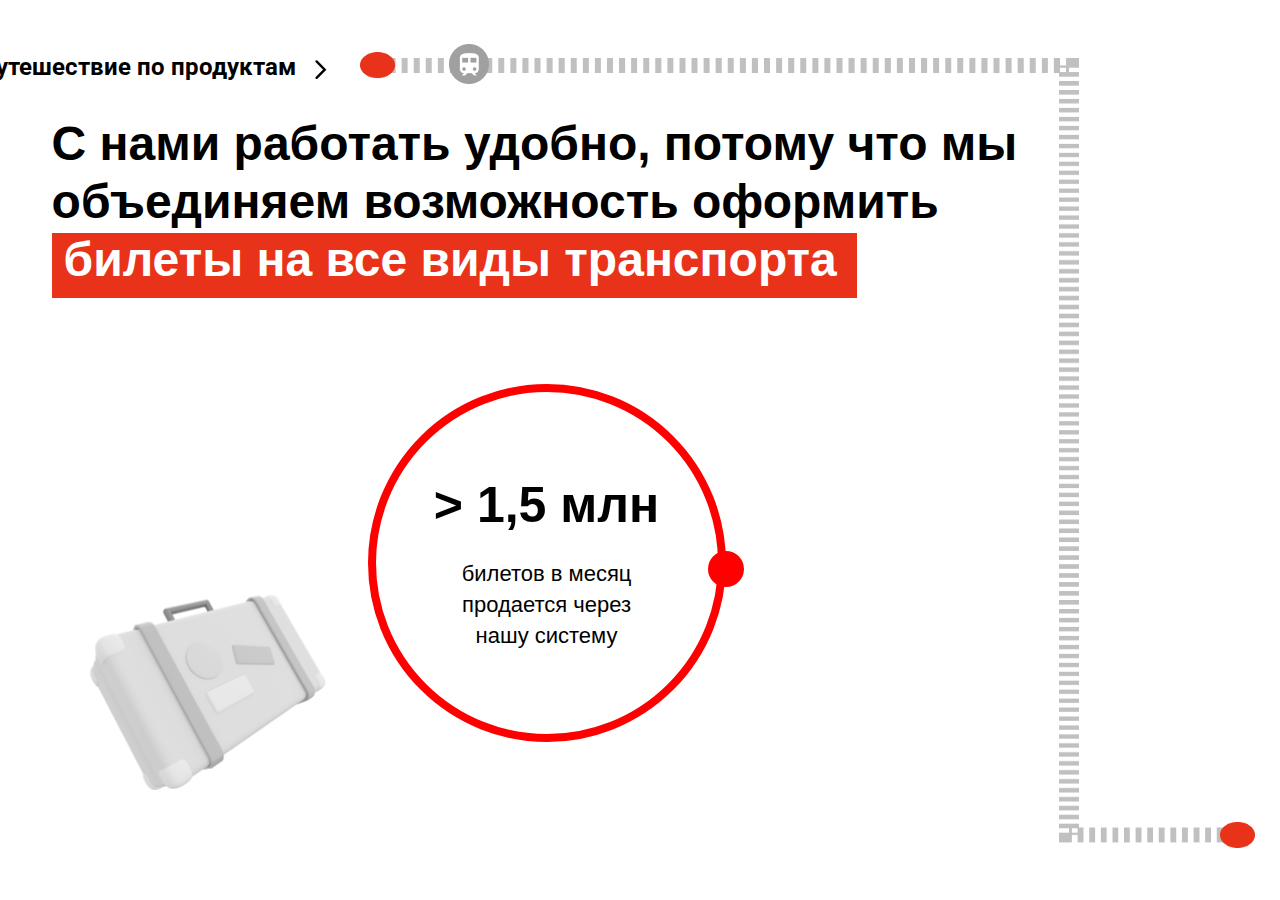
<file: Aleksei_/index.html>
<!doctype html>
<html lang="en">
<head>
    <meta charset="UTF-8">
    <meta name="viewport"
          content="width=device-width, user-scalable=no, initial-scale=1.0, maximum-scale=1.0, minimum-scale=1.0">
    <meta http-equiv="X-UA-Compatible" content="ie=edge">
    <title>HERO[IN]MARKETING</title>
    <link
            rel="stylesheet"
            href="https://cdn.jsdelivr.net/npm/swiper@8/swiper-bundle.min.css"
    />
    <link rel="stylesheet" href="style/style.css">
    <link href="https://fonts.googleapis.com/css2?family=Roboto:wght@400;700&display=swap" rel="stylesheet">
</head>
<body>
<div class="scroll-container">
    <div class="scroll-content">

        <div class="scroll-content-left page">

            <div class="circle">
                <div class="circle-round">
                    <div class="center-dot">
                        <div class="dot"></div>
                        <div class="one"></div>
                    </div>
                </div>



                <div class="box">
                    <div class="percentage">
                        <svg width="360px" height="360px">
                            <circle cx="175px" cy="175px" r="175px"></circle>
                            <circle cx="175px" cy="175px" r="175px"></circle>
                        </svg>
                        <div class="number">

                        </div>
                    </div>
                </div>

            </div>









            <h2 class="title">
                С нами работать удобно, потому что мы <br> объединяем возможность оформить <br> <span>билеты на все виды транспорта</span>
            </h2>


            <div class="railway">

                <button id="button" class="start-button" type="button">
                    <span>Начать путешествие по продуктам</span>
                    <img src="img/arrow-right.svg" alt="right-arrow">
                </button>

                <div class="bobble">
                    <p>Мы делаем мультимодальные маршруты, которые
                        позволяют построить сложный маршрут, объединяя все виды транспорта
                    </p>
                </div>

                <img src="img/railway.png" class="railway-img" alt="railway">
                <div class="railway-line1">
                    <img src="img/train.png" class="trainPng" alt="train">
                    <img src="img/bus.png" class="busPng" alt="train">
                </div>

            </div>
            <img src="img/bag.png" class="bag" alt="bag">

            <div class="circled">
                <div class="dot">

                </div>
            </div>
        </div>


        <div class="scroll-content-right page">



            <!-- Slider main container -->
            <div class="swiper-box">
                    <h2 class="right-title">Что говорит команда о продуктах
                    </h2>
                <div class="swiper">
                    <!-- Additional required wrapper -->
                    <div class="swiper-wrapper">
                        <!-- Slides -->
                        <div class="swiper-slide">
                            <div class="swiper-slide-text">
                                Можно сколько угодно носиться по свету и посещать всякие города, но главное — отправиться потом туда, где у тебя будет возможность вспомнить ту кучу вещей, которые ты повидал. Ты нигде не побываешь по-настоящему, пока не вернешься домой.
                            </div>
                        </div>
                        <div class="swiper-slide">
                            <div class="swiper-slide-text">
                                Можно сколько угодно носиться по свету и посещать всякие города, но главное — отправиться потом туда, где у тебя будет возможность вспомнить ту кучу вещей, которые ты повидал. Ты нигде не побываешь по-настоящему, пока не вернешься домой.
                            </div>
                        </div>
                        <div class="swiper-slide">
                            <div class="swiper-slide-text">
                                Можно сколько угодно носиться по свету и посещать всякие города, но главное — отправиться потом туда, где у тебя будет возможность вспомнить ту кучу вещей, которые ты повидал. Ты нигде не побываешь по-настоящему, пока не вернешься домой.
                            </div>
                        </div>
                        ...
                    </div>


                    <!-- If we need scrollbar -->
                    <div class="swiper-scrollbar"></div>
                </div>
                    <!-- If we need pagination -->
                    <div class="swiper-pagination"></div>

                    <!-- If we need navigation buttons -->
                    <div class="swiper-button-prev"></div>
                    <div class="swiper-button-next"></div>
            </div>

            <div class="railway2">
                <img src="img/railway2.png" alt="railway2" class="railway2-img">
                <img src="img/shipPng.png" alt="ship" class="shipPng">
                <img src="img/plane.png" alt="plane" class="planePng">
            </div>


        </div>
    </div>

</div>


<script src="https://cdn.jsdelivr.net/npm/swiper@8/swiper-bundle.min.js"></script>
<script src="script.js"></script>
</body>
</html>
</file>
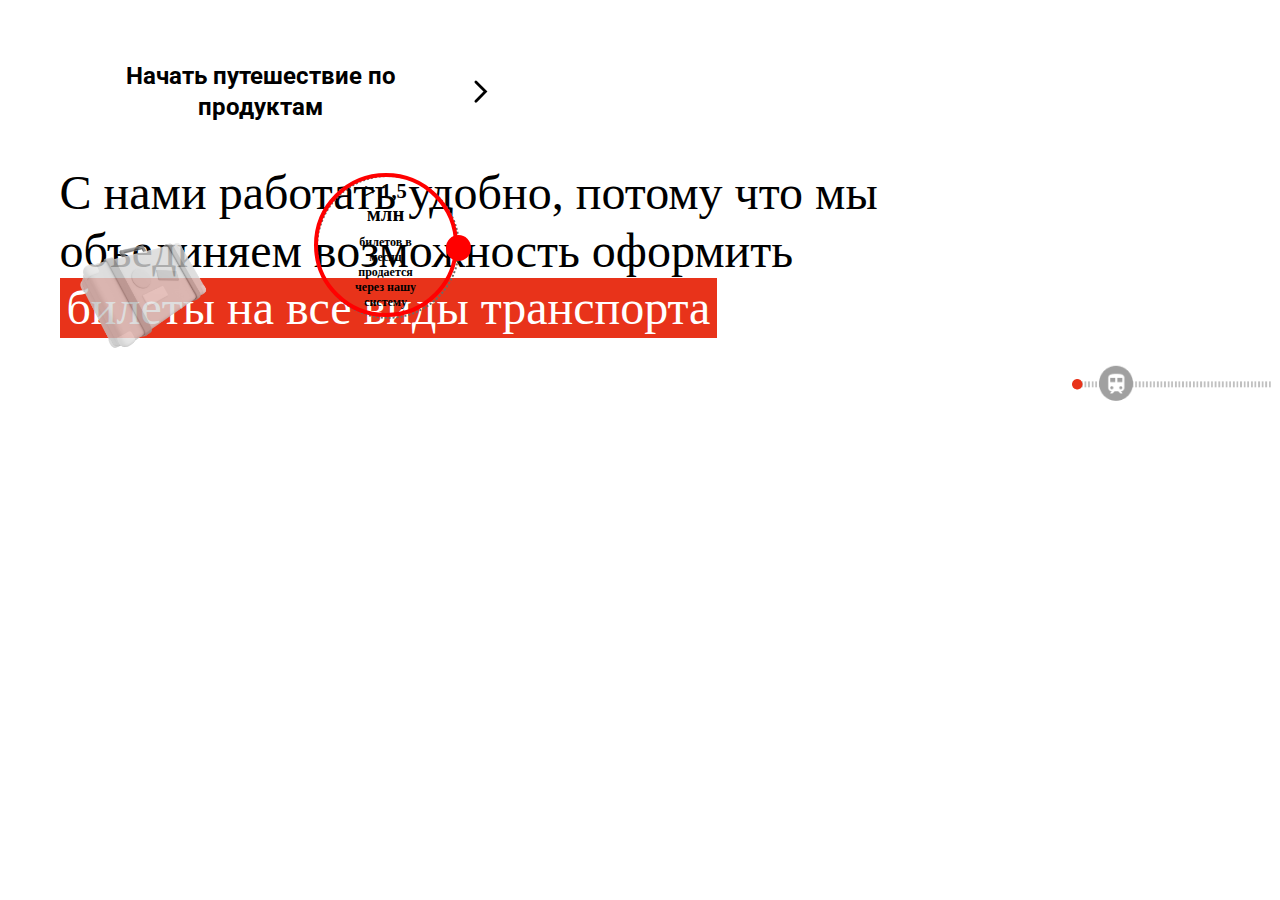
<file: old/index.html>
<!doctype html>
<html lang="en">
<head>
    <meta charset="UTF-8">
    <meta name="viewport"
          content="width=device-width, user-scalable=no, initial-scale=1.0, maximum-scale=1.0, minimum-scale=1.0">
    <meta http-equiv="X-UA-Compatible" content="ie=edge">
    <title>HERO[IN]MARKETING</title>
    <link
            rel="stylesheet"
            href="https://cdn.jsdelivr.net/npm/swiper@8/swiper-bundle.min.css"
    />
    <link rel="stylesheet" href="style/style.css">
    <link href="https://fonts.googleapis.com/css2?family=Roboto:wght@400;700&display=swap" rel="stylesheet">
</head>
<body>
<div class="scroll-container">
    <div class="scroll-content">

        <div class="scroll-content-left page">

            <div class="circle">
                <div class="circle-round">
                    <div class="center-dot">
                        <div class="dot"></div>
                        <div class="one"></div>
                    </div>
                </div>



                <div class="box">
                    <div class="percentage">
                        <svg>
                            <circle cx="70px" cy="70px" r="70px"></circle>
                            <circle cx="70px" cy="70px" r="70px"></circle>
                        </svg>
                        <div class="number">

                        </div>
                    </div>
                </div>

            </div>







            <button id="button" class="start-button" type="button">
                <span>Начать путешествие по продуктам</span>
                <img src="img/arrow-right.svg" alt="right-arrow">
            </button>

            <h2 class="title">
                С нами работать удобно, потому что мы <br> объединяем возможность оформить <br> <span>билеты на все виды транспорта</span>
            </h2>


            <div class="railway">

                <div class="bobble">
                    <p>Мы делаем мультимодальные маршруты, которые
                        позволяют построить сложный маршрут, объединяя все виды транспорта
                    </p>
                </div>

                <img src="img/railway.png" class="railway-img" alt="railway">
                <div class="railway-line1">
                    <img src="img/train.png" class="trainPng" alt="train">
                    <img src="img/bus.png" class="busPng" alt="train">
                </div>

            </div>
            <img src="img/bag.png" class="bag" alt="bag">

            <div class="circled">
                <div class="dot">

                </div>
            </div>
        </div>


        <div class="scroll-content-right page">

            <h2 class="right-title">Что говорит команда о продуктах
            </h2>

            <!-- Slider main container -->
            <div class="swiper-box">
                <div class="swiper">
                    <!-- Additional required wrapper -->
                    <div class="swiper-wrapper">
                        <!-- Slides -->
                        <div class="swiper-slide">
                            <div class="swiper-slide-text">
                                Можно сколько угодно носиться по свету и посещать всякие города, но главное — отправиться потом туда, где у тебя будет возможность вспомнить ту кучу вещей, которые ты повидал. Ты нигде не побываешь по-настоящему, пока не вернешься домой.
                            </div>
                        </div>
                        <div class="swiper-slide">
                            <div class="swiper-slide-text">
                                Можно сколько угодно носиться по свету и посещать всякие города, но главное — отправиться потом туда, где у тебя будет возможность вспомнить ту кучу вещей, которые ты повидал. Ты нигде не побываешь по-настоящему, пока не вернешься домой.
                            </div>
                        </div>
                        <div class="swiper-slide">
                            <div class="swiper-slide-text">
                                Можно сколько угодно носиться по свету и посещать всякие города, но главное — отправиться потом туда, где у тебя будет возможность вспомнить ту кучу вещей, которые ты повидал. Ты нигде не побываешь по-настоящему, пока не вернешься домой.
                            </div>
                        </div>
                        ...
                    </div>


                    <!-- If we need scrollbar -->
                    <div class="swiper-scrollbar"></div>
                </div>
                    <!-- If we need pagination -->
                    <div class="swiper-pagination"></div>

                    <!-- If we need navigation buttons -->
                    <div class="swiper-button-prev"></div>
                    <div class="swiper-button-next"></div>
            </div>

            <div class="railway2">
                <img src="img/railway2.png" alt="railway2" class="railway2-img">
                <img src="img/shipPng.png" alt="ship" class="shipPng">
                <img src="img/plane.png" alt="plane" class="planePng">
            </div>


        </div>
    </div>

</div>


<script src="https://cdn.jsdelivr.net/npm/swiper@8/swiper-bundle.min.js"></script>
<script src="script.js"></script>
</body>
</html>
</file>
<file: Aleksei_/style/style.css>
@charset "UTF-8";
@font-face {
  font-family: "russianrail-g-pro-medium";
  src: url("../fonts/russianrail-g-pro-medium.ttf") format("truetype");
}
@font-face {
  font-family: "RussianRail-G-Pro-Bold_39007";
  src: url("../fonts/RussianRail-G-Pro-Bold_39007.ttf") format("truetype");
}
@font-face {
  font-family: "RussianRail-G-Pro_39011";
  src: url("../fonts/RussianRail-G-Pro_39011.ttf") format("truetype");
}
* {
  box-sizing: border-box;
  padding: 0;
  margin: 0;
}

body {
  font-family: "Roboto", sans-serif;
  -webkit-text-size-adjust: 100%;
}

:root {
  font-size: 0.3125vw;
}

.scroll-container {
  overflow-x: scroll;
  overflow-y: hidden;
  height: 100vh;
  -ms-overflow-style: none;
  scrollbar-width: none;
}
.scroll-container::-webkit-scrollbar {
  display: none;
}
.scroll-content {
  display: flex;
  gap: 30rem;
  width: 200vw;
  height: 100%;
  padding: 30rem;
  overflow: hidden;
}
.scroll-content .page {
  position: relative;
  width: 50%;
}
.scroll-content-left {
  padding-right: 30rem;
}
.scroll-content-left img.bag {
  position: absolute;
  bottom: 0;
  left: 0;
  display: block;
  width: 320px;
  max-width: 320px;
}
.scroll-content-left .start-button {
  position: absolute;
  left: -465px;
  top: 0;
  display: flex;
  align-items: center;
  border: none;
  margin: 0;
  padding: 0;
  width: auto;
  background-color: transparent;
}
.scroll-content-left .start-button span {
  display: block;
  position: relative;
  width: 100%;
  cursor: pointer;
  font-family: "Roboto", sans-serif;
  font-style: normal;
  font-weight: 700;
  font-size: 24px;
  line-height: 130%;
  color: #000000;
}
.scroll-content-left .start-button span:hover {
  border-bottom: 1px solid black;
  transition-duration: 2s;
}
.scroll-content-left .start-button img {
  position: absolute;
  right: -36px;
  top: 0;
  width: 23px;
  height: 24px;
  margin-left: 11px;
  font-weight: 700;
  margin-top: 6px;
}
.scroll-content-left h2.title {
  position: absolute;
  top: 8%;
  left: 0;
  display: block;
  width: 969px;
  font-family: "RussianRail G Pro", sans-serif;
  font-style: normal;
  font-weight: 600;
  font-size: 48px;
  line-height: 58px;
  color: #000000;
}
.scroll-content-left h2.title span {
  background-color: #E8331A;
  padding: 0 20px 12px 12px;
  color: #fff;
}
.scroll-content-left .railway {
  position: absolute;
  right: 0;
  height: 100%;
  width: 895px;
}
.scroll-content-left .railway-img {
  width: 100%;
  height: 100%;
}
.scroll-content-left .railway-line1 {
  position: absolute;
  top: 1.5%;
  right: 20%;
  width: 70%;
  height: 2px;
}
.scroll-content-left .railway-line1 .trainPng {
  position: absolute;
  transform: translate(0, -50%);
  width: 40px;
  height: 40px;
}
.scroll-content-left .railway-line1 .busPng {
  position: absolute;
  width: 40px;
  height: 40px;
  opacity: 0;
}
.scroll-content-left .railway .bobble {
  opacity: 0;
  position: absolute;
  right: 30%;
  top: 30%;
  /* max-width: 735px; */
  width: 753px;
  height: 153px;
  background-image: url(../img/bobble.png);
  -webkit-background-size: 120%;
  background-size: cover;
  background-repeat: no-repeat;
  padding: 55px 75px 40px 88px;
  font-family: "Roboto", sans-serif;
  font-style: normal;
  font-weight: 400;
  font-size: 20px;
  line-height: 130%;
  /* or 26px */
  color: #000000;
}
.scroll-content-right .railway2 {
  position: relative;
  height: 100%;
}
.scroll-content-right .railway2-img {
  position: absolute;
  bottom: 0;
  right: -30rem;
  width: 103%;
  height: 200rem;
}
.scroll-content-right .railway2 .shipPng {
  position: absolute;
  bottom: 0;
  left: 50rem;
  width: 40px;
  height: 40px;
}
.scroll-content-right .railway2 .planePng {
  position: absolute;
  bottom: 0;
  left: 50rem;
  opacity: 0;
  width: 40px;
  height: 40px;
}
.scroll-content-right .right-title {
  display: block;
  position: absolute;
  top: -110px;
  left: 80px;
  font-family: "RussianRail G Pro", sans-serif;
  font-style: normal;
  font-weight: 800;
  font-size: 40px;
  line-height: 48px;
  color: #000000;
}

.swiper {
  width: 100%;
  height: 100%;
}
.swiper-box {
  position: absolute;
  bottom: 284px;
  left: 50%;
  transform: translateX(-50%);
  z-index: 111;
  width: 80%;
  height: 254px;
}
.swiper-slide {
  display: flex;
  align-items: center;
  justify-content: center;
  width: 1182px;
}
.swiper-slide:before {
  content: "";
  position: absolute;
  background-image: url("../img/quotes.png");
  background-size: cover;
  background-repeat: no-repeat;
  width: 83px;
  height: 66px;
  top: 0;
  left: 120px;
}
.swiper-slide-text {
  width: 80%;
  display: flex;
  align-items: center;
  justify-content: center;
  text-align: left;
  font-family: "Roboto", sans-serif;
  font-style: normal;
  font-weight: 400;
  font-size: 24px;
  line-height: 130%;
  color: #000000;
}
.swiper-button-next, .swiper-button-prev {
  content: "";
  width: 60px;
  height: 60px;
  -webkit-border-radius: 50px;
  -moz-border-radius: 50px;
  border-radius: 50px;
  background: linear-gradient(180deg, #496172 0%, #618298 100%);
  box-shadow: 0px 6.66667px 13.3333px rgba(17, 23, 27, 0.24), inset 0px -2.07407px 2.07407px #465D6D, inset 0px 2.07407px 2.07407px #65879E;
}
.swiper-button-next:before, .swiper-button-prev:before {
  position: absolute;
  top: 50%;
  left: 50%;
  transform: translate(-50%, -50%);
  content: "";
  width: 15rem;
  height: 15rem;
  background-repeat: no-repeat;
  -webkit-background-size: cover;
  background-size: cover;
}
.swiper-button-next {
  right: 50px;
}
.swiper-button-next:before {
  background-image: url("../img/slider-right.png");
}
.swiper-button-next:after {
  content: "";
}
.swiper-button-prev {
  left: -25px;
}
.swiper-button-prev:before {
  background-image: url("../img/slider-left.png");
}
.swiper-button-prev:after {
  content: "";
}
.swiper-pagination-bullet {
  position: absolute;
  -webkit-border-radius: 0;
  -moz-border-radius: 0;
  border-radius: 0;
  width: 548px;
  height: 119px;
  top: 50rem;
  background-image: url("../img/avatar.png");
  background-repeat: no-repeat;
  background-size: contain;
  background-color: transparent;
  display: none;
}
.swiper-pagination-bullet[aria-current=true] {
  display: block;
}
.swiper-pagination-bullet:before {
  position: absolute;
  display: block;
  top: 10px;
  left: 146px;
  font-family: "RussianRail G Pro", sans-serif;
  font-style: normal;
  font-weight: 600;
  font-size: 32px;
  line-height: 130%;
  color: #000000;
}
.swiper-pagination-bullet:after {
  position: absolute;
  display: block;
  max-width: 280px;
  text-align: left;
  bottom: 10rem;
  left: 146px;
  font-family: "RussianRail G Pro", sans-serif;
  font-style: normal;
  font-weight: 600;
  font-size: 16px;
  line-height: 19px;
  color: #000000;
}
.swiper-pagination-bullet:nth-child(1):before {
  content: "Евгений Константинов";
}
.swiper-pagination-bullet:nth-child(1):after {
  content: "Директор директорского направления ООО РЖД";
}
.swiper-pagination-bullet:nth-child(2):before {
  content: "Николай Константинов";
}
.swiper-pagination-bullet:nth-child(2):after {
  content: "Директор директорского направления ООО РЖД";
}
.swiper-pagination-bullet:nth-child(3):before {
  content: "Алексей Константинов";
}
.swiper-pagination-bullet:nth-child(3):after {
  content: "Директор директорского направления ООО РЖД";
}
.swiper-scrollbar {
  display: none;
}

.circle {
  position: absolute;
  bottom: 110px;
  left: 320px;
  width: 350px;
  height: 350px;
}
.circle-round {
  position: relative;
  width: 100%;
  height: 100%;
  border-radius: 50%;
  border: 2px dashed dimgrey;
}
.circle-text .text-main {
  font-family: "Muller", sans-serif;
  font-style: normal;
  font-weight: 800;
  font-size: 60px;
  line-height: 119%;
  text-align: center;
  color: #000000;
}
.circle-text .circle-subtext {
  font-family: "RussianRail G Pro", sans-serif;
  font-style: normal;
  font-weight: 400;
  font-size: 22px;
  line-height: 31px;
  color: #000000;
  max-width: 180px;
  text-align: center;
  margin: 22px auto 0;
}

.center-dot {
  position: relative;
  width: 100%;
  height: 100%;
  animation: spin 9s linear;
  -webkit-animation: spin 9s linear;
}

.center-dot > * {
  position: absolute;
  left: 50%;
  top: 50%;
}

.one {
  width: 36px;
  height: 36px;
  border-radius: 40px;
  background: red;
  margin: -7rem 0 0 calc(50% - 7rem);
}

@keyframes spin {
  from {
    transform: none;
  }
  to {
    transform: rotate(360deg);
  }
}
.percentage {
  width: 360px;
  height: 360px;
}

.percentage svg {
  width: 360px;
  height: 360px;
}

.percentage svg circle {
  width: 360px;
  height: 360px;
  fill: none;
  stroke-width: 8px;
  stroke: #fff;
  transform: translate(5px, 5px);
  stroke-dasharray: 1200;
  stroke-dashoffset: 1200;
  stroke-linecap: round;
}

.box {
  width: 100%;
  height: 100%;
  display: flex;
  justify-content: center;
  align-items: center;
  position: absolute;
  top: 0;
}

.box .percentage svg circle:nth-child(1) {
  stroke-dashoffset: 0;
  stroke: transparent;
}

.box .percentage svg circle:nth-child(2) {
  stroke-dashoffset: 0;
  /*   stroke-dashoffset: calc (440 - (440*87)/100); */
  stroke: red;
  animation: circle-draw 10s linear;
  transition: 0.3s;
}

@keyframes circle-draw {
  0% {
    stroke-dashoffset: 1200;
  }
  100% {
    stroke-dashoffset: 0;
  }
}
.percentage .number {
  position: absolute;
  top: 0;
  left: 0;
  display: flex;
  justify-content: center;
  align-items: center;
  width: 100%;
  height: 100%;
}

@media (min-width: 478px) {
  :root {
    font-size: 1.71875px;
  }
}
@media (orientation: landscape) and (max-height: 550px) {
  :root {
    font-size: 0.3125vh;
  }
}

/*# sourceMappingURL=style.css.map */
</file>
<file: old/style/style.css>
@charset "UTF-8";
@font-face {
  font-family: "russianrail-g-pro-medium";
  src: url("../fonts/russianrail-g-pro-medium.ttf") format("truetype");
}
@font-face {
  font-family: "RussianRail-G-Pro-Bold_39007";
  src: url("../fonts/RussianRail-G-Pro-Bold_39007.ttf") format("truetype");
}
@font-face {
  font-family: "RussianRail-G-Pro_39011";
  src: url("../fonts/RussianRail-G-Pro_39011.ttf") format("truetype");
}
.scroll-container {
  overflow-x: scroll;
  overflow-y: hidden;
  -ms-overflow-style: none;
  scrollbar-width: none;
}
.scroll-container::-webkit-scrollbar {
  display: none;
}
.scroll-content {
  display: flex;
  gap: 30rem;
  width: 200vw;
  height: 100%;
  padding: 30rem;
  overflow: hidden;
}
.scroll-content .page {
  position: relative;
  width: 50%;
}
.scroll-content-left {
  padding-right: 30rem;
}
.scroll-content-left img.bag {
  position: absolute;
  bottom: 0;
  left: 0;
  display: block;
  width: 100rem;
  max-width: 280px;
}
.scroll-content-left .start-button {
  display: flex;
  align-items: center;
  justify-content: space-between;
  width: 440px;
  border: none;
  background-color: transparent;
}
.scroll-content-left .start-button span {
  display: block;
  width: 100%;
  font-family: "Roboto", sans-serif;
  font-style: normal;
  font-weight: 700;
  font-size: 24px;
  line-height: 130%;
  color: #000000;
  cursor: pointer;
}
.scroll-content-left .start-button span:hover {
  text-decoration: underline;
}
.scroll-content-left .start-button img {
  display: block;
  width: 27px;
  height: 28px;
  margin-left: 11px;
}
.scroll-content-left h2.title {
  display: block;
  width: 970px;
  height: 175px;
  font-family: "RussianRail G Pro";
  font-style: normal;
  font-weight: 400;
  font-size: 48px;
  line-height: 58px;
  color: #000000;
}
.scroll-content-left h2.title span {
  background-color: #E8331A;
  padding: 2rem 4rem;
  color: #fff;
}
.scroll-content-left .railway {
  position: absolute;
  right: 0;
  height: 100%;
}
.scroll-content-left .railway-img {
  width: 100%;
  height: 100%;
}
.scroll-content-left .railway-line1 {
  position: absolute;
  top: 1.5%;
  right: 20%;
  width: 70%;
  height: 2px;
}
.scroll-content-left .railway-line1 .trainPng {
  position: absolute;
  transform: translate(0, -50%);
  width: 20rem;
  height: 20rem;
}
.scroll-content-left .railway-line1 .busPng {
  position: absolute;
  width: 20rem;
  height: 20rem;
  opacity: 0;
}
.scroll-content-left .railway .bobble {
  opacity: 0;
  position: absolute;
  right: 30%;
  top: 30%;
  font-size: 8rem;
  /* max-width: 735px; */
  width: 206rem;
  padding: 16px;
  background-image: url(../img/bobble.png);
  -webkit-background-size: 120%;
  background-size: cover;
  background-repeat: no-repeat;
}
.scroll-content-right .railway2 {
  position: relative;
  height: 100%;
}
.scroll-content-right .railway2-img {
  position: absolute;
  bottom: 0;
  right: -30rem;
  width: 103%;
  height: 200rem;
}
.scroll-content-right .railway2 .shipPng {
  position: absolute;
  bottom: 0;
  left: 50rem;
  width: 20rem;
  height: 20rem;
}
.scroll-content-right .railway2 .planePng {
  position: absolute;
  bottom: 0;
  left: 50rem;
  opacity: 0;
  width: 20rem;
  height: 20rem;
}
.scroll-content-right .right-title {
  display: block;
  position: absolute;
  top: 0;
  left: 20rem;
  font-family: "RussianRail-G-Pro-Bold_39007", sans-serif;
  font-style: normal;
  font-weight: 700;
  font-size: 14rem;
  line-height: 1.2;
  color: #000000;
}

.swiper {
  width: 100%;
  height: 100rem;
}
.swiper-box {
  position: absolute;
  top: 10%;
  left: 50%;
  transform: translateX(-50%);
  z-index: 111;
  width: 80%;
}
.swiper-slide {
  display: flex;
  align-items: center;
  justify-content: center;
}
.swiper-slide:before {
  content: "";
  position: absolute;
  background-image: url("../img/quotes.png");
  background-size: cover;
  background-repeat: no-repeat;
  width: 38rem;
  height: 30rem;
  top: 0;
  left: 27rem;
}
.swiper-slide-text {
  width: 80%;
  display: flex;
  align-items: center;
  justify-content: center;
  text-align: left;
  font-size: 8rem;
  font-family: "Roboto", sans-serif;
  font-style: normal;
  font-weight: 400;
  line-height: 130%;
  color: #000000;
}
.swiper-button-next, .swiper-button-prev {
  content: "";
  width: 30rem;
  height: 30rem;
  -webkit-border-radius: 50px;
  -moz-border-radius: 50px;
  border-radius: 50px;
  background: linear-gradient(180deg, #496172 0%, #618298 100%);
  box-shadow: 0px 6.66667px 13.3333px rgba(17, 23, 27, 0.24), inset 0px -2.07407px 2.07407px #465D6D, inset 0px 2.07407px 2.07407px #65879E;
}
.swiper-button-next:before, .swiper-button-prev:before {
  position: absolute;
  top: 50%;
  left: 50%;
  transform: translate(-50%, -50%);
  content: "";
  width: 15rem;
  height: 15rem;
  background-repeat: no-repeat;
  -webkit-background-size: cover;
  background-size: cover;
}
.swiper-button-next {
  right: -15rem;
}
.swiper-button-next:before {
  background-image: url("../img/slider-right.png");
}
.swiper-button-next:after {
  content: "";
}
.swiper-button-prev {
  left: -20rem;
}
.swiper-button-prev:before {
  background-image: url("../img/slider-left.png");
}
.swiper-button-prev:after {
  content: "";
}
.swiper-pagination-bullet {
  position: absolute;
  -webkit-border-radius: 0;
  -moz-border-radius: 0;
  border-radius: 0;
  width: 200rem;
  height: 50rem;
  top: 50rem;
  background-image: url("../img/avatar.png");
  background-repeat: no-repeat;
  background-size: contain;
  background-color: transparent;
  display: none;
}
.swiper-pagination-bullet[aria-current=true] {
  display: block;
}
.swiper-pagination-bullet:before {
  position: absolute;
  display: block;
  font-size: 10rem;
  top: 4rem;
  right: 30rem;
}
.swiper-pagination-bullet:after {
  position: absolute;
  display: block;
  max-width: 70%;
  font-size: 8rem;
  text-align: left;
  bottom: 10rem;
  right: -4rem;
}
.swiper-pagination-bullet:nth-child(1):before {
  content: "Евгений Константинов";
}
.swiper-pagination-bullet:nth-child(1):after {
  content: "Директор директорского направления ООО РЖД";
}
.swiper-pagination-bullet:nth-child(2):before {
  content: "Николай Константинов";
}
.swiper-pagination-bullet:nth-child(2):after {
  content: "Директор директорского направления ООО РЖД";
}
.swiper-pagination-bullet:nth-child(3):before {
  content: "Алексей Константинов";
}
.swiper-pagination-bullet:nth-child(3):after {
  content: "Директор директорского направления ООО РЖД";
}
.swiper-scrollbar {
  display: none;
}

.circle {
  position: absolute;
  bottom: 20%;
  left: 20%;
  width: 140px;
  height: 140px;
}
.circle-round {
  position: relative;
  width: 100%;
  height: 100%;
  border-radius: 50%;
  border: 2px dotted dimgrey;
}

.center-dot {
  position: relative;
  width: 100%;
  height: 100%;
  animation: spin 9s linear;
  -webkit-animation: spin 9s linear;
}

.center-dot > * {
  position: absolute;
  left: 50%;
  top: 50%;
}

.one {
  width: 15rem;
  height: 15rem;
  border-radius: 40px;
  background: red;
  margin: -7rem 0 0 calc(50% - 7rem);
}

@keyframes spin {
  from {
    transform: none;
  }
  to {
    transform: rotate(360deg);
  }
}
.percentage {
  width: 150px;
  height: 150px;
}

.percentage svg {
  width: 150px;
  height: 150px;
}

.percentage svg circle {
  width: 150px;
  height: 150px;
  fill: none;
  stroke-width: 4px;
  stroke: #fff;
  transform: translate(5px, 5px);
  stroke-dasharray: 440;
  stroke-dashoffset: 440;
  stroke-linecap: round;
}

.box {
  width: 100%;
  height: 100%;
  display: flex;
  justify-content: center;
  align-items: center;
  position: absolute;
  top: 0;
}

.box .percentage svg circle:nth-child(1) {
  stroke-dashoffset: 0;
  stroke: transparent;
}

.box .percentage svg circle:nth-child(2) {
  stroke-dashoffset: 0;
  /*   stroke-dashoffset: calc (440 - (440*87)/100); */
  stroke: red;
  animation: circle-draw 9s linear;
  transition: 0.3s;
}

@keyframes circle-draw {
  0% {
    stroke-dashoffset: 440;
  }
  100% {
    stroke-dashoffset: 0;
  }
}
.percentage .number {
  position: absolute;
  top: 0;
  left: 0;
  display: flex;
  justify-content: center;
  align-items: center;
  width: 100%;
  height: 100%;
}

.circle-text {
  max-width: 60%;
  font-size: 12rem;
  font-weight: bold;
  text-align: center;
}
.circle-text .circle-subtext {
  font-size: 7rem;
  margin-top: 5rem;
}

@media (min-width: 478px) {
  :root {
    font-size: 1.71875px;
  }
}
@media (orientation: landscape) and (max-height: 550px) {
  :root {
    font-size: 0.3125vh;
  }
}

/*# sourceMappingURL=style.css.map */
</file>
